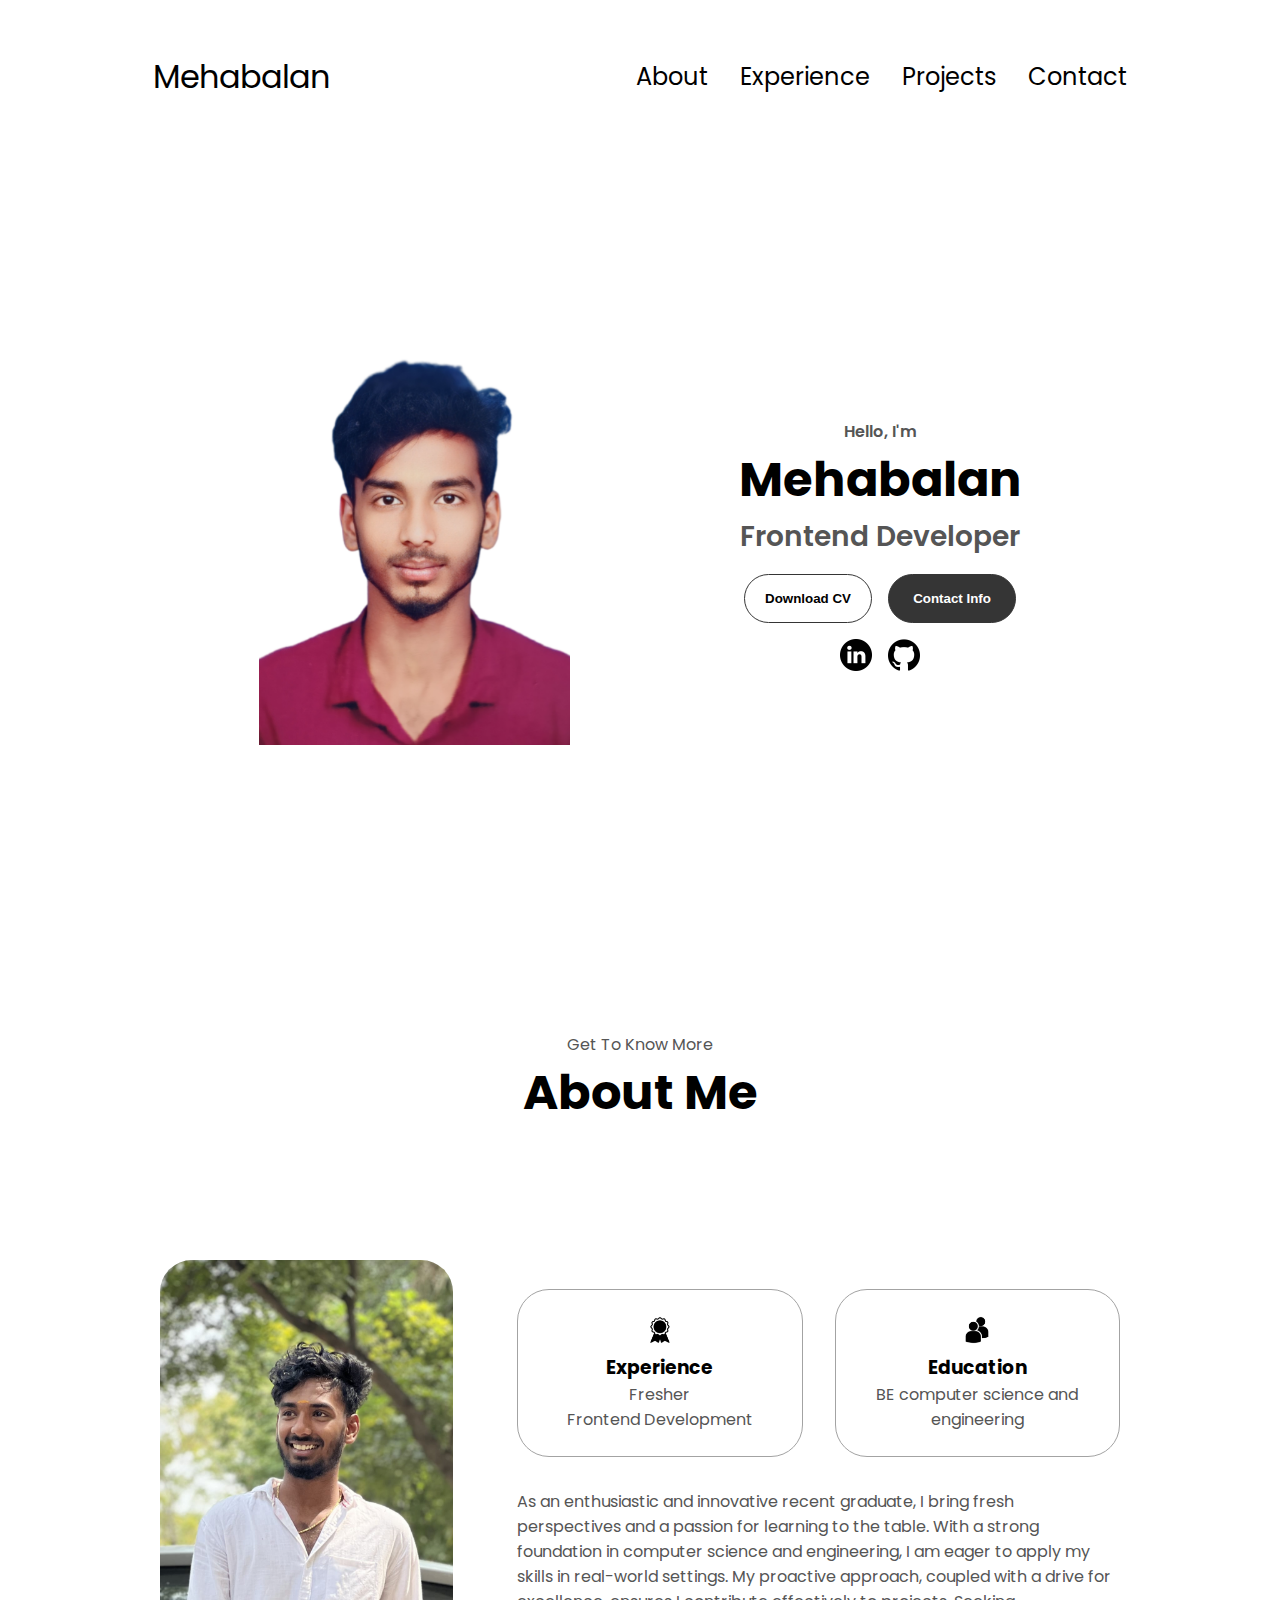
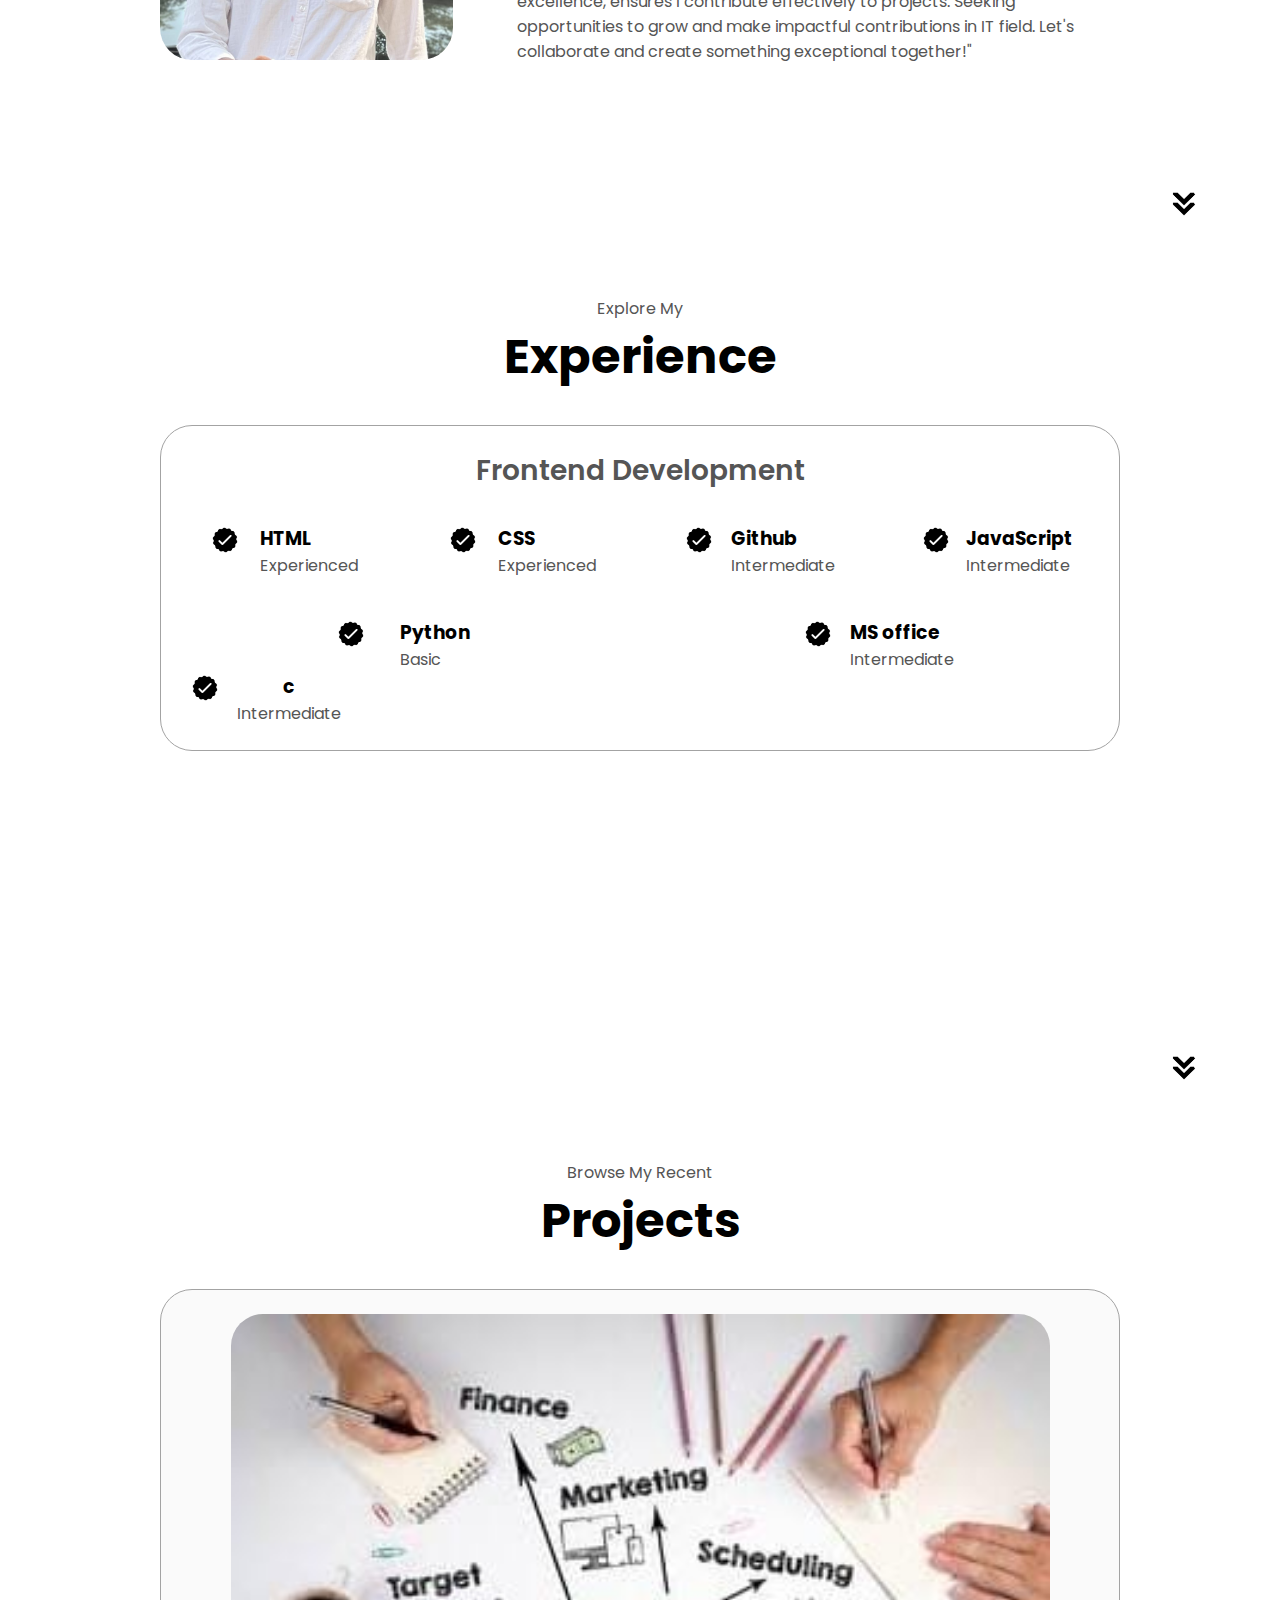
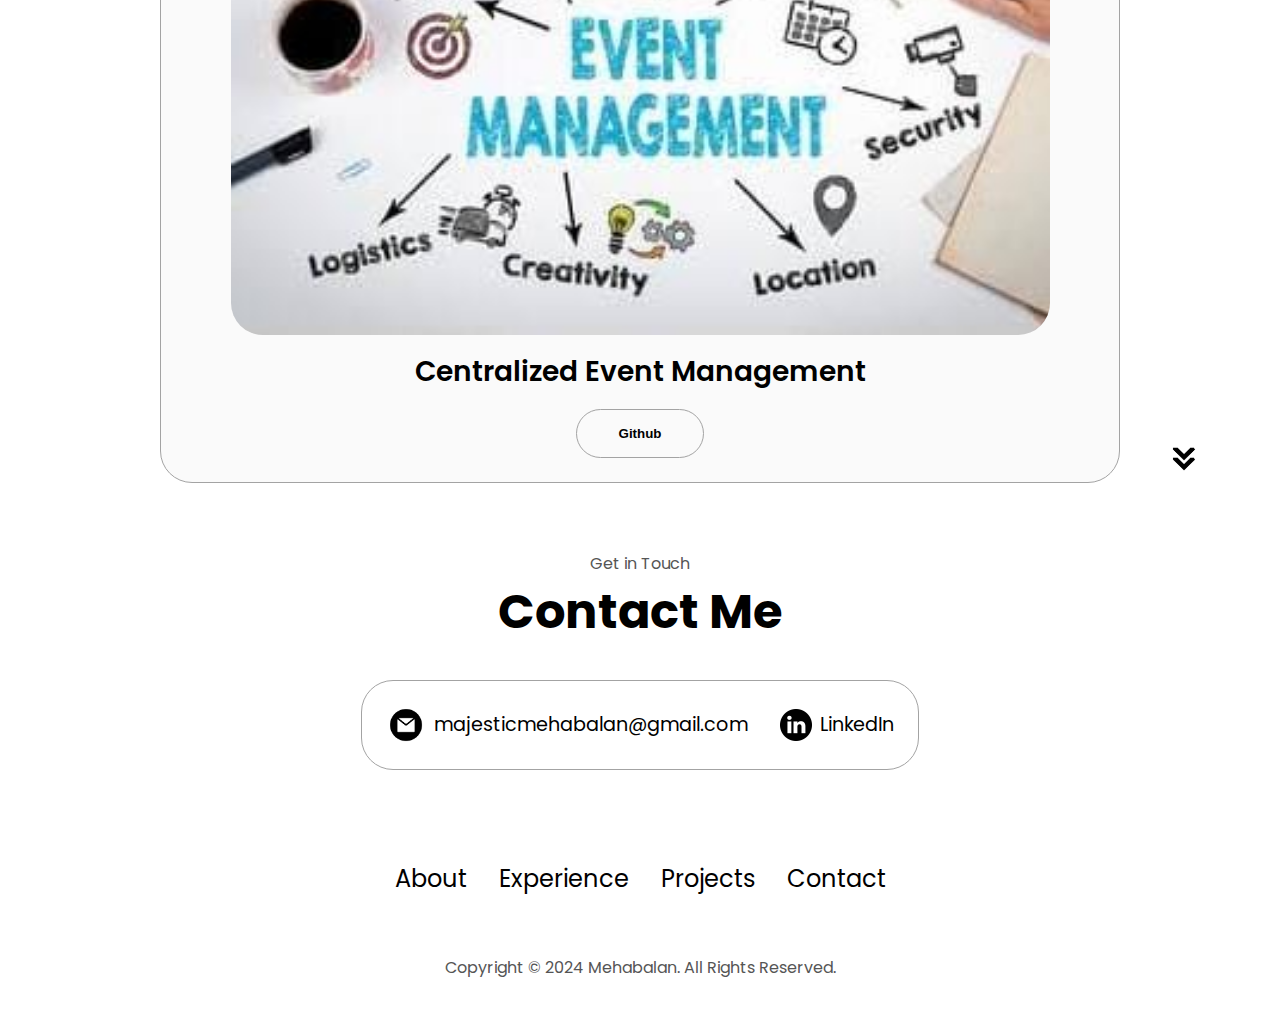
<file: index.html>
<!DOCTYPE html>
<html lang="en">
  <head>
    <meta charset="UTF-8" />
    <meta http-equiv="X-UA-Compatible" content="IE=edge" />
    <meta name="viewport" content="width=device-width, initial-scale=1.0" />
    <title>My Portfolio</title>
    <link rel="stylesheet" href="style.css" />
    <link rel="stylesheet" href="mediaqueries.css" />
  </head>
  <body>
    <nav id="desktop-nav">
      <div class="logo">Mehabalan</div>
      <div>
        <ul class="nav-links">
          <li><a href="#about">About</a></li>
          <li><a href="#experience">Experience</a></li>
          <li><a href="#projects">Projects</a></li>
          <li><a href="#contact">Contact</a></li>
        </ul>
      </div>
    </nav>
    <nav id="hamburger-nav">
      <div class="logo">mehabalan</div>
      <div class="hamburger-menu">
        <div class="hamburger-icon" onclick="toggleMenu()">
          <span></span>
          <span></span>
          <span></span>
        </div>
        <div class="menu-links">
          <li><a href="#about" onclick="toggleMenu()">About</a></li>
          <li><a href="#experience" onclick="toggleMenu()">Experience</a></li>
          <li><a href="#projects" onclick="toggleMenu()">Projects</a></li>
          <li><a href="#contact" onclick="toggleMenu()">Contact</a></li>
        </div>
      </div>
    </nav>
    <section id="profile">
      <div class="section__pic-container">
        <img src="./assets/profile.png" alt="Mehabalan profile picture" />
      </div>
      <div class="section__text">
        <p class="section__text__p1">Hello, I'm</p>
        <h1 class="title">Mehabalan</h1>
        <p class="section__text__p2">Frontend Developer</p>
        <div class="btn-container">
          <button
            class="btn btn-color-2"
            onclick="window.open('./assets/meha resume.pdf')"
          >
            Download CV
          </button>
          <button class="btn btn-color-1" onclick="location.href='./#contact'">
            Contact Info
          </button>
        </div>
        <div id="socials-container">
          <img
            src="./assets/linkedin.png"
            alt="My LinkedIn profile"
            class="icon"
            onclick="location.href='https://www.linkedin.com/in/meha-balan-6501-abc?utm_source=share&utm_campaign=share_via&utm_content=profile&utm_medium=android_app'"
          />
          <img
            src="./assets/github.png"
            alt="My Github profile"
            class="icon"
            onclick="location.href='https://github.com/mehabalan'"
          />
        </div>
      </div>
    </section>
    <section id="about">
      <p class="section__text__p1">Get To Know More</p>
      <h1 class="title">About Me</h1>
      <div class="section-container">
        <div class="section__pic-container">
          <img
            src="./assets/aboutwhite.jpg"
            alt="Profile picture"
            class="about-pic"
          />
        </div>
        <div class="about-details-container">
          <div class="about-containers">
            <div class="details-container">
              <img
                src="./assets/experience.png"
                alt="Experience icon"
                class="icon"
              />
              <h3>Experience</h3>
              <p>Fresher <br />Frontend Development</p>
            </div>
            <div class="details-container">
              <img
                src="./assets/education.png"
                alt="Education icon"
                class="icon"
              />
              <h3>Education</h3>
              <p>BE computer science and engineering</p>
            </div>
          </div>
          <div class="text-container">
            <p>
              As an enthusiastic and innovative recent graduate,
              I bring fresh perspectives and a passion for learning to the table.
              With a strong foundation in computer science and engineering, I am eager to apply my skills in real-world settings.
              My proactive approach, coupled with a drive for excellence, ensures I contribute effectively to projects.
              Seeking opportunities to grow and make impactful contributions in IT field.
              Let's collaborate and create something exceptional together!"
            </p>
          </div>
        </div>
      </div>
      <img
        src="./assets/arrow.png"
        alt="Arrow icon"
        class="icon arrow"
        onclick="location.href='./#experience'"
      />
    </section>
    <section id="experience">
      <p class="section__text__p1">Explore My</p>
      <h1 class="title">Experience</h1>
      <div class="experience-details-container">
        <div class="about-containers">
          <div class="details-container">
            <h2 class="experience-sub-title">Frontend Development</h2>
            <div class="article-container">
              <article>
                <img
                  src="./assets/checkmark.png"
                  alt="Experience icon"
                  class="icon"
                />
                <div>
                  <h3>HTML</h3>
                  <p>Experienced</p>
                </div>
              </article>
              <article>
                <img
                  src="./assets/checkmark.png"
                  alt="Experience icon"
                  class="icon"
                />
                <div>
                  <h3>CSS</h3>
                  <p>Experienced</p>
                </div>
              </article>
             <article>
                <img
                  src="./assets/checkmark.png"
                  alt="Experience icon"
                  class="icon"
                />
                <div>
                  <h3>Github</h3>
                  <p>Intermediate</p>
                </div>
              </article>
              <article>
                <img
                  src="./assets/checkmark.png"
                  alt="Experience icon"
                  class="icon"
                />
                <div>
                  <h3>JavaScript</h3>
                  <p>Intermediate</p>
                </div>
              </article>
              <article>
                <img
                  src="./assets/checkmark.png"
                  alt="Experience icon"
                  class="icon"
                />
                <div>
                  <h3>Python</h3>
                  <p>Basic</p>
                </div>
              </article>
              <article>
                <img
                  src="./assets/checkmark.png"
                  alt="Experience icon"
                  class="icon"
                />
                <div>
                  <h3>MS office</h3>
                  <p>Intermediate</p>
                </div>
              </article>
            </div>
            <article>
              <img
                src="./assets/checkmark.png"
                alt="Experience icon"
                class="icon"
              />
              <div>
                <h3>c</h3>
                <p>Intermediate</p>
              </div>
            </article>
          </div>
          
          </div>
          <!-- <div class="details-container">
            <h2 class="experience-sub-title">Frontend Development</h2>
            <div class="article-container">
              <article>
                <img
                  src="./assets/checkmark.png"
                  alt="Experience icon"
                  class="icon"
                />
                <div>
                  <h3>c</h3>
                  <p>Basic</p>
                </div>
              </article> -->
              <!-- <article>
                <img
                  src="./assets/checkmark.png"
                  alt="Experience icon"
                  class="icon"
                />
                <div>
                  <h3>Node JS</h3>
                  <p>Intermediate</p>
                </div>
              </article>
              <article>
                <img
                  src="./assets/checkmark.png"
                  alt="Experience icon"
                  class="icon"
                />
                <div>
                  <h3>Express JS</h3>
                  <p>Intermediate</p>
                </div>
              </article> -->
              <!-- <article>
                <img
                  src="./assets/checkmark.png"
                  alt="Experience icon"
                  class="icon"
                />
                <div>
                  <h3></h3>
                  <p></p>
                </div>
              </article> -->
            </div>
          </div>
        </div>
      </div>
      <img
        src="./assets/arrow.png"
        alt="Arrow icon"
        class="icon arrow"
        onclick="location.href='./#projects'"
      />
    </section>
    <section id="projects">
      <p class="section__text__p1">Browse My Recent</p>
      <h1 class="title">Projects</h1>
      <div class="experience-details-container">
        <div class="about-containers">
          <div class="details-container color-container">
            <div class="article-container">
              <img
                src="./assets/img.jpg"
                alt="Project 1"
                class="project-img"
              />
            </div>
            <h2 class="experience-sub-title project-title">Centralized Event Management</h2>
            <div class="btn-container">
              <button
                class="btn btn-color-2 project-btn"
                onclick="location.href='https://github.com/mehabalan/EventManagement'"
              >
                Github
              </button>
              <!-- <button
                class="btn btn-color-2 project-btn"
                onclick="location.href='https://github.com/'"
              >
                Live Demo
              </button> -->
            </div>
          </div>
          <!-- <div class="details-container color-container">
            <div class="article-container">
              <img
                src="./assets/project-2.png"
                alt="Project 2"
                class="project-img"
              />
            </div>
            <h2 class="experience-sub-title project-title">Project Two</h2>
            <div class="btn-container">
              <button
                class="btn btn-color-2 project-btn"
                onclick="location.href='https://github.com/'"
              >
                Github
              </button>
              <button
                class="btn btn-color-2 project-btn"
                onclick="location.href='https://github.com/'"
              >
                Live Demo
              </button>
            </div>
          </div>
          <div class="details-container color-container">
            <div class="article-container">
              <img
                src="./assets/project-3.png"
                alt="Project 3"
                class="project-img"
              />
            </div>
            <h2 class="experience-sub-title project-title">Project Three</h2>
            <div class="btn-container">
              <button
                class="btn btn-color-2 project-btn"
                onclick="location.href='https://github.com/'"
              >
                Github
              </button>
              <button
                class="btn btn-color-2 project-btn"
                onclick="location.href='https://github.com/'"
              >
                Live Demo
              </button>
            </div> -->
          </div>
        </div>
      </div>
      <img
        src="./assets/arrow.png"
        alt="Arrow icon"
        class="icon arrow"
        onclick="location.href='./#contact'"
      />
    </section>
    <section id="contact">
      <p class="section__text__p1">Get in Touch</p>
      <h1 class="title">Contact Me</h1>
      <div class="contact-info-upper-container">
        <div class="contact-info-container">
          <img
            src="./assets/email.png"
            alt="Email icon"
            class="icon contact-icon email-icon"
          />
          <p><a href="mailto:majesticmehabalan@gmail.com">majesticmehabalan@gmail.com</a></p>
        </div>
        <div class="contact-info-container">
          <img
            src="./assets/linkedin.png"
            alt="LinkedIn icon"
            class="icon contact-icon"
          />
          <p><a href="https://www.linkedin.com/in/meha-balan-6501-abc?utm_source=share&utm_campaign=share_via&utm_content=profile&utm_medium=android_app">LinkedIn</a></p>
        </div>
      </div>
    </section>
    <footer>
      <nav>
        <div class="nav-links-container">
          <ul class="nav-links">
            <li><a href="#about">About</a></li>
            <li><a href="#experience">Experience</a></li>
            <li><a href="#projects">Projects</a></li>
            <li><a href="#contact">Contact</a></li>
          </ul>
        </div>
      </nav>
      <p>Copyright &#169; 2024 Mehabalan. All Rights Reserved.</p>
    </footer>
    <script src="script.js"></script>
  </body>
</html>
</file>
<file: style.css>
/* GENERAL */

@import url("https://fonts.googleapis.com/css2?family=Poppins:wght@300;400;500;600&display=swap");

* {
  margin: 0;
  padding: 0;
}

body {
  font-family: "Poppins", sans-serif;
}

html {
  scroll-behavior: smooth;
}

p {
  color: rgb(85, 85, 85);
}

/* TRANSITION */

a,
.btn {
  transition: all 300ms ease;
}

/* DESKTOP NAV */

nav,
.nav-links {
  display: flex;
}

nav {
  justify-content: space-around;
  align-items: center;
  height: 17vh;
}

.nav-links {
  gap: 2rem;
  list-style: none;
  font-size: 1.5rem;
}

a {
  color: black;
  text-decoration: none;
  text-decoration-color: white;
}

a:hover {
  color: grey;
  text-decoration: underline;
  text-underline-offset: 1rem;
  text-decoration-color: rgb(181, 181, 181);
}

.logo {
  font-size: 2rem;
}

.logo:hover {
  cursor: default;
}

/* HAMBURGER MENU */

#hamburger-nav {
  display: none;
}

.hamburger-menu {
  position: relative;
  display: inline-block;
}

.hamburger-icon {
  display: flex;
  flex-direction: column;
  justify-content: space-between;
  height: 24px;
  width: 30px;
  cursor: pointer;
}

.hamburger-icon span {
  width: 100%;
  height: 2px;
  background-color: black;
  transition: all 0.3 ease-in-out;
}

.menu-links {
  position: absolute;
  top: 100%;
  right: 0;
  background-color: white;
  width: fit-content;
  max-height: 0;
  overflow: hidden;
  transition: all 0.3 ease-in-out;
}

.menu-links a {
  display: block;
  padding: 10px;
  text-align: center;
  font-size: 1.5rem;
  color: black;
  text-decoration: none;
  transition: all 0.3 ease-in-out;
}

.menu-links li {
  list-style: none;
}

.menu-links.open {
  max-height: 300px;
}

.hamburger-icon.open span:first-child {
  transform: rotate(45deg) translate(10px, 5px);
}

.hamburger-icon.open span:nth-child(2) {
  opacity: 0;
}

.hamburger-icon.open span:last-child {
  transform: rotate(-45deg) translate(10px, -5px);
}

.hamburger-icon span:first-child {
  transform: none;
}

.hamburger-icon span:first-child {
  opacity: 1;
}

.hamburger-icon span:first-child {
  transform: none;
}

/* SECTIONS */

section {
  padding-top: 4vh;
  height: 96vh;
  margin: 0 10rem;
  box-sizing: border-box;
  min-height: fit-content;
}

.section-container {
  display: flex;
}

/* PROFILE SECTION */

#profile {
  display: flex;
  justify-content: center;
  gap: 5rem;
  height: 80vh;

}

.section__pic-container {
  display: flex;
  height: 400px;
  width: 400px;
  margin: auto 0;
  border-radius: 50%;
}

.section__text {
  align-self: center;
  text-align: center;
}

.section__text p {
  font-weight: 600;
}

.section__text__p1 {
  text-align: center;
}

.section__text__p2 {
  font-size: 1.75rem;
  margin-bottom: 1rem;
}

.title {
  font-size: 3rem;
  text-align: center;
}

#socials-container {
  display: flex;
  justify-content: center;
  margin-top: 1rem;
  gap: 1rem;
}

/* ICONS */

.icon {
  cursor: pointer;
  height: 2rem;
}

/* BUTTONS */

.btn-container {
  display: flex;
  justify-content: center;
  gap: 1rem;
}

.btn {
  font-weight: 600;
  transition: all 300ms ease;
  padding: 1rem;
  width: 8rem;
  border-radius: 2rem;
}

.btn-color-1,
.btn-color-2 {
  border: rgb(53, 53, 53) 0.1rem solid;
}

.btn-color-1:hover,
.btn-color-2:hover {
  cursor: pointer;
}

.btn-color-1,
.btn-color-2:hover {
  background: rgb(53, 53, 53);
  color: white;
}

.btn-color-1:hover {
  background: rgb(0, 0, 0);
}

.btn-color-2 {
  background: none;
}

.btn-color-2:hover {
  border: rgb(255, 255, 255) 0.1rem solid;
}

.btn-container {
  gap: 1rem;
}

/* ABOUT SECTION */

#about {
  position: relative;
}

.about-containers {
  gap: 2rem;
  margin-bottom: 2rem;
  margin-top: 2rem;
}

.about-details-container {
  justify-content: center;
  flex-direction: column;
}

.about-containers,
.about-details-container {
  display: flex;
}

.about-pic {
  border-radius: 2rem;
}

.arrow {
  position: absolute;
  right: -5rem;
  bottom: 2.5rem;
}

.details-container {
  padding: 1.5rem;
  flex: 1;
  background: white;
  border-radius: 2rem;
  border: rgb(53, 53, 53) 0.1rem solid;
  border-color: rgb(163, 163, 163);
  text-align: center;
}

.section-container {
  gap: 4rem;
  height: 80%;
}

.section__pic-container {
  height: 400px;
  width: 400px;
  margin: auto 0;
}

/* EXPERIENCE SECTION */

#experience {
  position: relative;
}

.experience-sub-title {
  color: rgb(85, 85, 85);
  font-weight: 600;
  font-size: 1.75rem;
  margin-bottom: 2rem;
}

.experience-details-container {
  display: flex;
  justify-content: center;
  flex-direction: column;
}

.article-container {
  display: flex;
  text-align: initial;
  flex-wrap: wrap;
  flex-direction: row;
  gap: 2.5rem;
  justify-content: space-around;
}

article {
  display: flex;
  width: 10rem;
  justify-content: space-around;
  gap: 0.5rem;
}

article .icon {
  cursor: default;
}

/* PROJECTS SECTION */

#projects {
  position: relative;
}

.color-container {
  border-color: rgb(163, 163, 163);
  background: rgb(250, 250, 250);
}

.project-img {
  border-radius: 2rem;
  width: 90%;
  height: 90%;
}

.project-title {
  margin: 1rem;
  color: black;
}

.project-btn {
  color: black;
  border-color: rgb(163, 163, 163);
}

/* CONTACT */

#contact {
  display: flex;
  justify-content: center;
  flex-direction: column;
  height: 70vh;
}

.contact-info-upper-container {
  display: flex;
  justify-content: center;
  border-radius: 2rem;
  border: rgb(53, 53, 53) 0.1rem solid;
  border-color: rgb(163, 163, 163);
  background: (250, 250, 250);
  margin: 2rem auto;
  padding: 0.5rem;
}

.contact-info-container {
  display: flex;
  align-items: center;
  justify-content: center;
  gap: 0.5rem;
  margin: 1rem;
}

.contact-info-container p {
  font-size: larger;
}

.contact-icon {
  cursor: default;
}

.email-icon {
  height: 2.5rem;
}

/* FOOTER SECTION */

footer {
  height: 26vh;
  margin: 0 1rem;
}

footer p {
  text-align: center;
}
</file>
<file: mediaqueries.css>
@media screen and (max-width: 1400px) {
  #profile {
    height: 83vh;
    margin-bottom: 6rem;
  }
  .about-containers {
    flex-wrap: wrap;
  }
  #contact,
  #projects {
    height: fit-content;
  }
}

@media screen and (max-width: 1200px) {
  #desktop-nav {
    display: none;
  }
  #hamburger-nav {
    display: flex;
  }
  #experience,
  .experience-details-container {
    margin-top: 2rem;
  }
  #profile,
  .section-container {
    display: block;
  }
  .arrow {
    display: none;
  }
  section,
  .section-container {
    height: fit-content;
  }
  section {
    margin: 0 5%;
  }
  .section__pic-container {
    width: 275px;
    height: 275px;
    margin: 0 auto 2rem;
  }
  .about-containers {
    margin-top: 0;
  }
}

@media screen and (max-width: 600px) {
  #contact,
  footer {
    height: 40vh;
  }
  #profile {
    height: 83vh;
    margin-bottom: 0;
  }
  article {
    font-size: 1rem;
  }
  footer nav {
    height: fit-content;
    margin-bottom: 2rem;
  }
  .about-containers,
  .contact-info-upper-container,
  .btn-container {
    flex-wrap: wrap;
  }
  .contact-info-container {
    margin: 0;
  }
  .contact-info-container p,
  .nav-links li a {
    font-size: 1rem;
  }
  .experience-sub-title {
    font-size: 1.25rem;
  }
  .logo {
    font-size: 1.5rem;
  }
  .nav-links {
    flex-direction: column;
    gap: 0.5rem;
    text-align: center;
  }
  .section__pic-container {
    width: auto;
    height: 46vw;
    justify-content: center;
  }
  .section__text__p2 {
    font-size: 1.25rem;
  }
  .title {
    font-size: 2rem;
  }
  .text-container {
    text-align: justify;
  }
}
</file>
